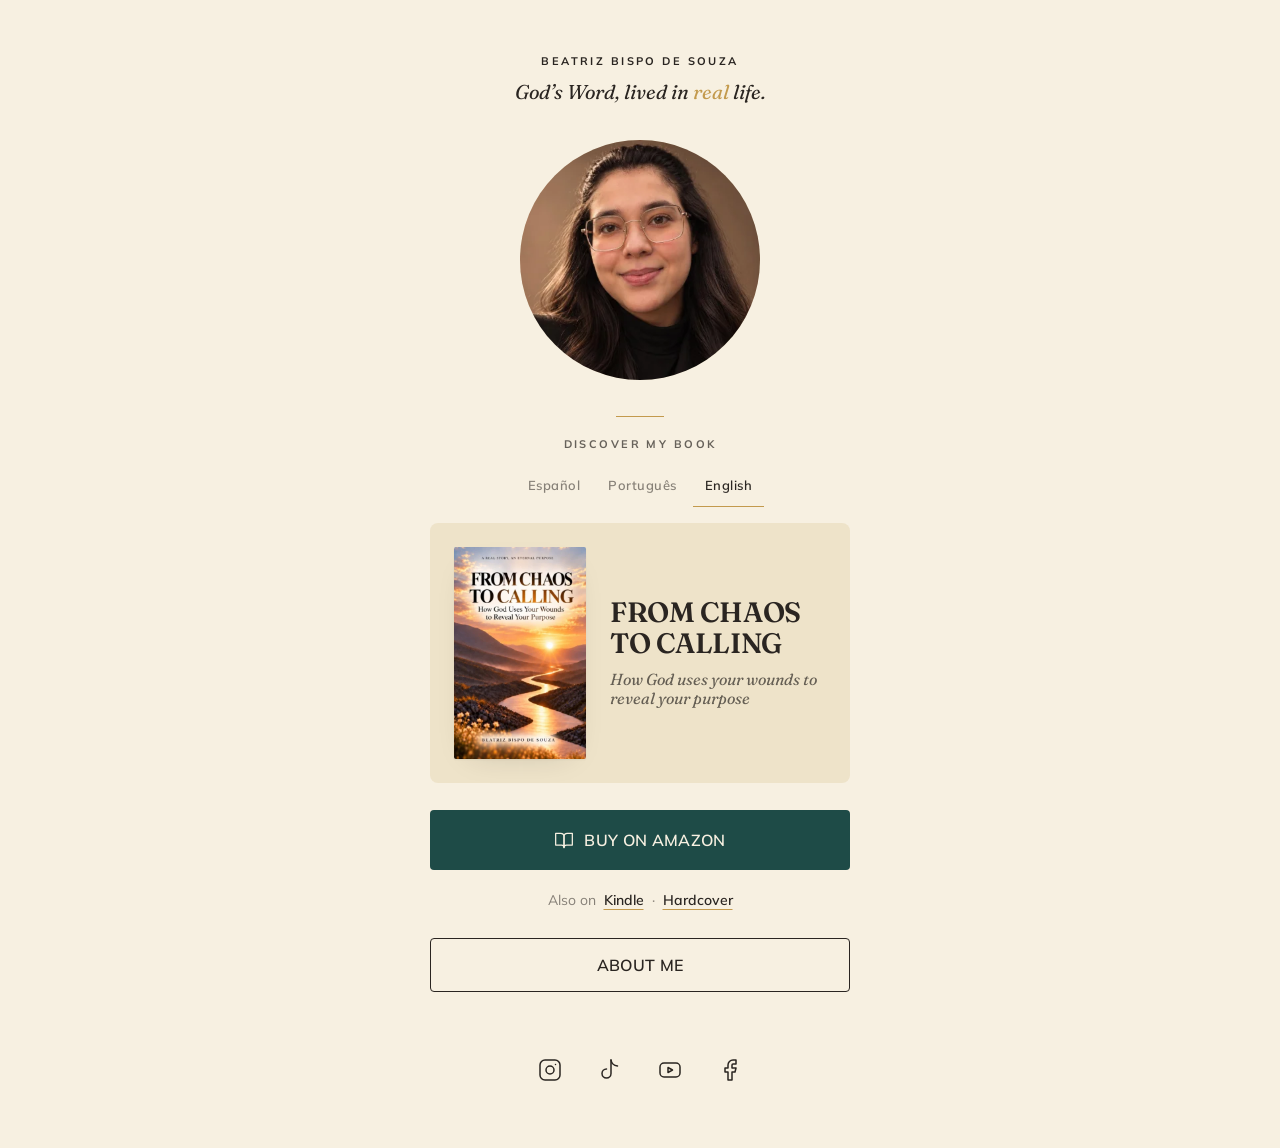
<file: index.html>
<!DOCTYPE html>
<html lang="es">
<head>
<meta charset="utf-8">
<meta name="viewport" content="width=device-width, initial-scale=1">
<title>Beatriz Bispo de Souza · Del caos al llamado</title>
<meta name="description" content="Beatriz Bispo de Souza. La Palabra de Dios vivida en lo real. Conoce mi libro «Del caos al llamado»: cómo Dios usa tus heridas para revelar tu propósito.">
<link rel="canonical" href="https://beabispo.com/">
<meta name="theme-color" content="#F7F0E1">
<link rel="icon" href="favicon.svg" type="image/svg+xml">
<link rel="apple-touch-icon" href="apple-touch-icon.png">

<!-- Vista previa al compartir el enlace (Instagram, WhatsApp, Facebook…) -->
<meta property="og:type" content="website">
<meta property="og:locale" content="es_ES">
<meta property="og:url" content="https://beabispo.com/">
<meta property="og:title" content="Beatriz Bispo de Souza · Del caos al llamado">
<meta property="og:description" content="La Palabra de Dios vivida en lo real. Cómo Dios usa tus heridas para revelar tu propósito.">
<meta property="og:image" content="https://beabispo.com/og-image.jpg">
<meta property="og:image:width" content="1200">
<meta property="og:image:height" content="630">
<meta name="twitter:card" content="summary_large_image">

<link rel="preload" href="fraunces-normal-latin.woff2" as="font" type="font/woff2" crossorigin>
<link rel="preload" href="mulish-normal-latin.woff2" as="font" type="font/woff2" crossorigin>
<link rel="stylesheet" href="styles.css">
</head>
<body>

<main class="page">
  <div class="card">

    <p class="label name">Beatriz Bispo de Souza</p>
    <p class="tagline" data-i18n="tagline">La Palabra de Dios vivida en lo <em>real</em>.</p>

    <div class="portrait">
      <img src="retrato-beatriz.webp" width="360" height="480" alt="Retrato de Beatriz Bispo de Souza" fetchpriority="high">
    </div>

    <section class="book" aria-labelledby="book-title">
      <hr class="gold-rule">
      <p class="label eyebrow" data-i18n="eyebrow">Conoce mi libro</p>

      <div class="langs" role="group" aria-label="Idioma / Language">
        <button type="button" class="lang" data-lang="es" lang="es" aria-pressed="true">Español</button>
        <button type="button" class="lang" data-lang="pt" lang="pt" aria-pressed="false">Português</button>
        <button type="button" class="lang" data-lang="en" lang="en" aria-pressed="false">English</button>
      </div>

      <div class="book-card">
        <img class="book-cover" src="portada-es.webp" width="400" height="640" alt="Portada del libro «Del caos al llamado»" data-i18n-cover>
        <div class="book-text">
          <h1 class="book-title" id="book-title" data-i18n="title">Del caos al llamado</h1>
          <p class="book-subtitle" data-i18n="subtitle">Cómo Dios usa tus heridas para revelar tu propósito</p>
        </div>
      </div>
    </section>

    <div class="actions">
      <a class="btn btn-solid" href="https://www.letraminuscula.com/amz/B0HJP51HQK" target="_blank" rel="noopener" data-i18n-buy><span class="btn-inner"><svg width="20" height="20" viewBox="0 0 24 24" fill="none" stroke="currentColor" stroke-width="1.5" stroke-linecap="round" stroke-linejoin="round" aria-hidden="true"><path d="M2 4h6a4 4 0 0 1 4 4v13a3 3 0 0 0-3-3H2z"></path><path d="M22 4h-6a4 4 0 0 0-4 4v13a3 3 0 0 1 3-3h7z"></path></svg><span data-i18n="buy">Comprar en Amazon</span></span></a>
      <p class="formats"><span data-i18n="also">También en</span> <a href="https://www.letraminuscula.com/amz/B0HJP64RCQ" target="_blank" rel="noopener" data-i18n="kindle">Kindle</a><span aria-hidden="true">·</span><a href="https://www.letraminuscula.com/amz/B0HJPBTQBC" target="_blank" rel="noopener" data-i18n="hard">Tapa dura</a></p>
      <button class="btn btn-outline" type="button" aria-expanded="false" aria-controls="bio" data-i18n="about">Sobre mí</button>
    </div>

    <p class="bio" id="bio" hidden data-i18n="bio">Comparto la Palabra tal y como la vivo: con preguntas, con calma y con esperanza. Te acompaño a encontrar a Dios en medio de lo que hoy no entiendes.</p>

    <nav class="social" aria-label="Redes sociales">
      <a href="https://www.instagram.com/bea.bispo/" target="_blank" rel="noopener" aria-label="Instagram" title="Instagram"><svg width="24" height="24" viewBox="0 0 24 24" fill="none" stroke="currentColor" stroke-width="1.5" stroke-linecap="round" stroke-linejoin="round" aria-hidden="true"><rect x="2" y="2" width="20" height="20" rx="5"></rect><circle cx="12" cy="12" r="4"></circle><line x1="17.5" y1="6.5" x2="17.51" y2="6.5"></line></svg></a>
      <a href="https://www.tiktok.com/@bea.bispo1" target="_blank" rel="noopener" aria-label="TikTok" title="TikTok"><svg width="24" height="24" viewBox="0 0 24 24" fill="none" stroke="currentColor" stroke-width="1.5" stroke-linecap="round" stroke-linejoin="round" aria-hidden="true"><path d="M13 2v13.5a4.5 4.5 0 1 1-4.5-4.5"></path><path d="M13 2c.5 3.2 2.8 5.5 6.5 6"></path></svg></a>
      <a href="https://www.youtube.com/@bea.bispods" target="_blank" rel="noopener" aria-label="YouTube" title="YouTube"><svg width="24" height="24" viewBox="0 0 24 24" fill="none" stroke="currentColor" stroke-width="1.5" stroke-linecap="round" stroke-linejoin="round" aria-hidden="true"><rect x="2" y="5" width="20" height="14" rx="4"></rect><path d="M10 9.5v5l4.5-2.5z"></path></svg></a>
      <a href="https://www.facebook.com/profile.php?id=61594478708336" target="_blank" rel="noopener" aria-label="Facebook" title="Facebook"><svg width="24" height="24" viewBox="0 0 24 24" fill="none" stroke="currentColor" stroke-width="1.5" stroke-linecap="round" stroke-linejoin="round" aria-hidden="true"><path d="M18 2h-3a5 5 0 0 0-5 5v3H7v4h3v8h4v-8h3l1-4h-4V7a1 1 0 0 1 1-1h3z"></path></svg></a>
    </nav>

  </div>
</main>

<script src="script.js"></script>
</body>
</html>
</file>
<file: styles.css>
/* ==========================================================================
   Beatriz Bispo de Souza — Tarjeta de autora
   Sistema de marca: crema, tinta, oro y verde · Fraunces + Mulish
   ========================================================================== */

/* Tipografías alojadas en la propia web (sin conexión a Google Fonts) */
@font-face{font-family:"Fraunces";font-style:normal;font-weight:400 700;font-display:swap;src:url(fraunces-normal-latin-ext.woff2) format("woff2");unicode-range:U+0100-02BA,U+02BD-02C5,U+02C7-02CC,U+02CE-02D7,U+02DD-02FF,U+0304,U+0308,U+0329,U+1D00-1DBF,U+1E00-1E9F,U+1EF2-1EFF,U+2020,U+20A0-20AB,U+20AD-20C0,U+2113,U+2C60-2C7F,U+A720-A7FF}
@font-face{font-family:"Fraunces";font-style:normal;font-weight:400 700;font-display:swap;src:url(fraunces-normal-latin.woff2) format("woff2");unicode-range:U+0000-00FF,U+0131,U+0152-0153,U+02BB-02BC,U+02C6,U+02DA,U+02DC,U+0304,U+0308,U+0329,U+2000-206F,U+20AC,U+2122,U+2191,U+2193,U+2212,U+2215,U+FEFF,U+FFFD}
@font-face{font-family:"Fraunces";font-style:italic;font-weight:400 600;font-display:swap;src:url(fraunces-italic-latin-ext.woff2) format("woff2");unicode-range:U+0100-02BA,U+02BD-02C5,U+02C7-02CC,U+02CE-02D7,U+02DD-02FF,U+0304,U+0308,U+0329,U+1D00-1DBF,U+1E00-1E9F,U+1EF2-1EFF,U+2020,U+20A0-20AB,U+20AD-20C0,U+2113,U+2C60-2C7F,U+A720-A7FF}
@font-face{font-family:"Fraunces";font-style:italic;font-weight:400 600;font-display:swap;src:url(fraunces-italic-latin.woff2) format("woff2");unicode-range:U+0000-00FF,U+0131,U+0152-0153,U+02BB-02BC,U+02C6,U+02DA,U+02DC,U+0304,U+0308,U+0329,U+2000-206F,U+20AC,U+2122,U+2191,U+2193,U+2212,U+2215,U+FEFF,U+FFFD}
@font-face{font-family:"Mulish";font-style:normal;font-weight:400 700;font-display:swap;src:url(mulish-normal-latin-ext.woff2) format("woff2");unicode-range:U+0100-02BA,U+02BD-02C5,U+02C7-02CC,U+02CE-02D7,U+02DD-02FF,U+0304,U+0308,U+0329,U+1D00-1DBF,U+1E00-1E9F,U+1EF2-1EFF,U+2020,U+20A0-20AB,U+20AD-20C0,U+2113,U+2C60-2C7F,U+A720-A7FF}
@font-face{font-family:"Mulish";font-style:normal;font-weight:400 700;font-display:swap;src:url(mulish-normal-latin.woff2) format("woff2");unicode-range:U+0000-00FF,U+0131,U+0152-0153,U+02BB-02BC,U+02C6,U+02DA,U+02DC,U+0304,U+0308,U+0329,U+2000-206F,U+20AC,U+2122,U+2191,U+2193,U+2212,U+2215,U+FEFF,U+FFFD}

/* Tokens de marca (copiados del sistema de diseño, sin cambios) */
:root{
  --crema:#F7F0E1;
  --tinta:#2A2521;
  --oro:#C39A4D;
  --verde:#1E4B47;
  --tinta-70:rgba(42,37,33,.70);
  --tinta-55:rgba(42,37,33,.55);
  --oro-16:rgba(195,154,77,.16);

  --surface-page:var(--crema);
  --surface-inset:var(--oro-16);
  --text-body:var(--tinta);
  --text-heading:var(--tinta);
  --text-muted:var(--tinta-70);
  --text-caption:var(--tinta-55);
  --text-accent:var(--oro);
  --line-gold:var(--oro);
  --action-solid-bg:var(--verde);
  --action-solid-fg:var(--crema);
  --action-outline-fg:var(--tinta);
  --action-outline-border:var(--tinta);
  --focus-ring:var(--oro);

  --font-display:"Fraunces",Georgia,"Times New Roman",serif;
  --font-body:"Mulish","Helvetica Neue",Arial,sans-serif;
  --w-regular:400;
  --w-semibold:600;
  --w-bold:700;
  --type-body:1rem;
  --type-small:.875rem;
  --type-caption:.8125rem;
  --type-label:.6875rem;
  --lh-display:1.08;
  --lh-title:1.2;
  --lh-body:1.65;
  --ls-display:-0.015em;
  --ls-label:.22em;

  --space-1:4px;
  --space-2:8px;
  --space-3:12px;
  --space-5:24px;

  --radius-sm:2px;
  --radius-md:4px;
  --radius-lg:8px;
  --border-hairline:1px;
  --rule-gold-width:48px;
  --rule-gold-height:1px;
  --shadow-lift:0 1px 2px rgba(42,37,33,.06);
  --shadow-raise:0 10px 30px -18px rgba(42,37,33,.22);

  --ease-calm:cubic-bezier(.22,.61,.36,1);
  --dur-fast:140ms;
  --dur-base:240ms;
  --hover-fade:.72;
  --press-shift:1px;
}

/* Base */
body{margin:0;background:#F7F0E1;color:#2A2521;-webkit-font-smoothing:antialiased}
a{color:#2A2521;text-decoration:none}
a:hover{opacity:.72}

/* Tarjeta */
.page{min-height:100vh;background:var(--surface-page);color:var(--text-body);display:flex;justify-content:center;padding:clamp(24px,6vh,72px) 24px clamp(32px,6vh,72px);box-sizing:border-box}
.card{width:100%;max-width:420px;display:flex;flex-direction:column;align-items:center;text-align:center}

.label{margin:0;font-family:var(--font-body);font-size:var(--type-label);font-weight:var(--w-bold);letter-spacing:var(--ls-label);text-transform:uppercase}
.name{color:var(--text-heading)}
.tagline{margin:var(--space-3) 0 0;font-family:var(--font-display);font-style:italic;font-size:1.25rem;line-height:var(--lh-title);color:var(--text-body)}
.tagline em{font-style:inherit;color:var(--text-accent)}

.portrait{width:clamp(168px,50vw,240px);margin-top:clamp(24px,4vh,40px);aspect-ratio:1/1;position:relative;background:var(--surface-inset);border-radius:50%;overflow:hidden}
.portrait img{position:absolute;inset:0;width:100%;height:100%;object-fit:cover;object-position:50% .5%;display:block}

.book{width:100%;margin-top:clamp(24px,4vh,40px);display:flex;flex-direction:column;align-items:center;gap:var(--space-3)}
.gold-rule{border:0;margin:0;width:var(--rule-gold-width);height:var(--rule-gold-height);background:var(--line-gold)}
.eyebrow{margin-top:var(--space-2);color:var(--text-muted)}

/* Selector de idioma */
.langs{display:flex;justify-content:center;gap:var(--space-1)}
.lang{font-family:var(--font-body);font-size:var(--type-caption);font-weight:var(--w-semibold);letter-spacing:.04em;color:var(--text-caption);background:none;border:0;border-bottom:var(--border-hairline) solid transparent;border-radius:0;min-height:44px;padding:0 var(--space-3);margin:0;cursor:pointer;transition:color var(--dur-base) var(--ease-calm),border-color var(--dur-base) var(--ease-calm)}
.lang:hover{color:var(--text-body)}
.lang[aria-pressed="true"]{color:var(--text-heading);border-bottom-color:var(--line-gold)}
.lang:focus-visible{outline:2px solid var(--focus-ring);outline-offset:2px}

/* Libro: portada + título */
.book-card{width:100%;box-sizing:border-box;margin-top:var(--space-1);display:grid;grid-template-columns:clamp(104px,30vw,132px) 1fr;align-items:center;gap:var(--space-5);padding:var(--space-5);background:var(--surface-inset);border-radius:var(--radius-lg);text-align:left}
.book-cover{display:block;width:100%;height:auto;border-radius:var(--radius-sm);box-shadow:var(--shadow-raise),var(--shadow-lift)}
.book-text{display:flex;flex-direction:column;gap:var(--space-3)}
.book-title{margin:0;font-family:var(--font-display);font-weight:var(--w-semibold);font-size:clamp(1.375rem,6vw,1.75rem);line-height:var(--lh-display);letter-spacing:var(--ls-display);color:var(--text-heading);text-transform:uppercase;text-wrap:balance}
.book-subtitle{margin:0;font-family:var(--font-display);font-style:italic;font-size:1rem;line-height:var(--lh-title);color:var(--text-muted);text-wrap:pretty}

/* Botones */
.actions{width:100%;margin-top:clamp(20px,3vh,32px);display:grid;gap:var(--space-3)}
.btn{font-family:var(--font-body);font-weight:var(--w-semibold);font-size:var(--type-body);letter-spacing:.02em;display:inline-flex;align-items:center;justify-content:center;gap:var(--space-2);width:100%;box-sizing:border-box;padding:16px 32px;margin:0;border:var(--border-hairline) solid transparent;border-radius:var(--radius-md);cursor:pointer;text-decoration:none;text-transform:uppercase;transition:opacity var(--dur-base) var(--ease-calm),background var(--dur-base) var(--ease-calm),color var(--dur-base) var(--ease-calm),transform var(--dur-fast) var(--ease-calm)}
.btn:hover{opacity:var(--hover-fade)}
.btn:active{transform:translateY(var(--press-shift))}
.btn:focus-visible{outline:2px solid var(--focus-ring);outline-offset:2px}
.btn-solid{background:var(--action-solid-bg);color:var(--action-solid-fg);min-height:60px}
.btn-outline{background:transparent;color:var(--action-outline-fg);border-color:var(--action-outline-border)}
.btn-inner{display:inline-flex;align-items:center;gap:10px}

/* Otras ediciones: Kindle y tapa dura */
.formats{margin:calc(var(--space-1) * -1) 0 var(--space-1);display:flex;flex-wrap:wrap;align-items:center;justify-content:center;gap:0 var(--space-2);font-family:var(--font-body);font-size:var(--type-small);color:var(--text-caption)}
.formats a{display:inline-flex;align-items:center;min-height:44px;color:var(--text-body);font-weight:var(--w-semibold);text-decoration:underline;text-decoration-color:var(--line-gold);text-decoration-thickness:1px;text-underline-offset:4px;transition:opacity var(--dur-base) var(--ease-calm)}
.formats a:focus-visible{outline:2px solid var(--focus-ring);outline-offset:2px}

.bio{margin:var(--space-5) 0 0;font-family:var(--font-body);font-size:var(--type-body);line-height:var(--lh-body);color:var(--text-body);max-width:36ch;text-wrap:pretty}
.bio[hidden]{display:none}

/* Redes */
.social{margin-top:clamp(36px,6vh,56px);display:flex;align-items:center;justify-content:center;gap:var(--space-3)}
.social a{display:flex;align-items:center;justify-content:center;width:48px;height:48px;color:var(--text-body);transition:opacity var(--dur-base) var(--ease-calm)}
.social a:focus-visible{outline:2px solid var(--focus-ring);outline-offset:2px;border-radius:var(--radius-md)}
</file>
